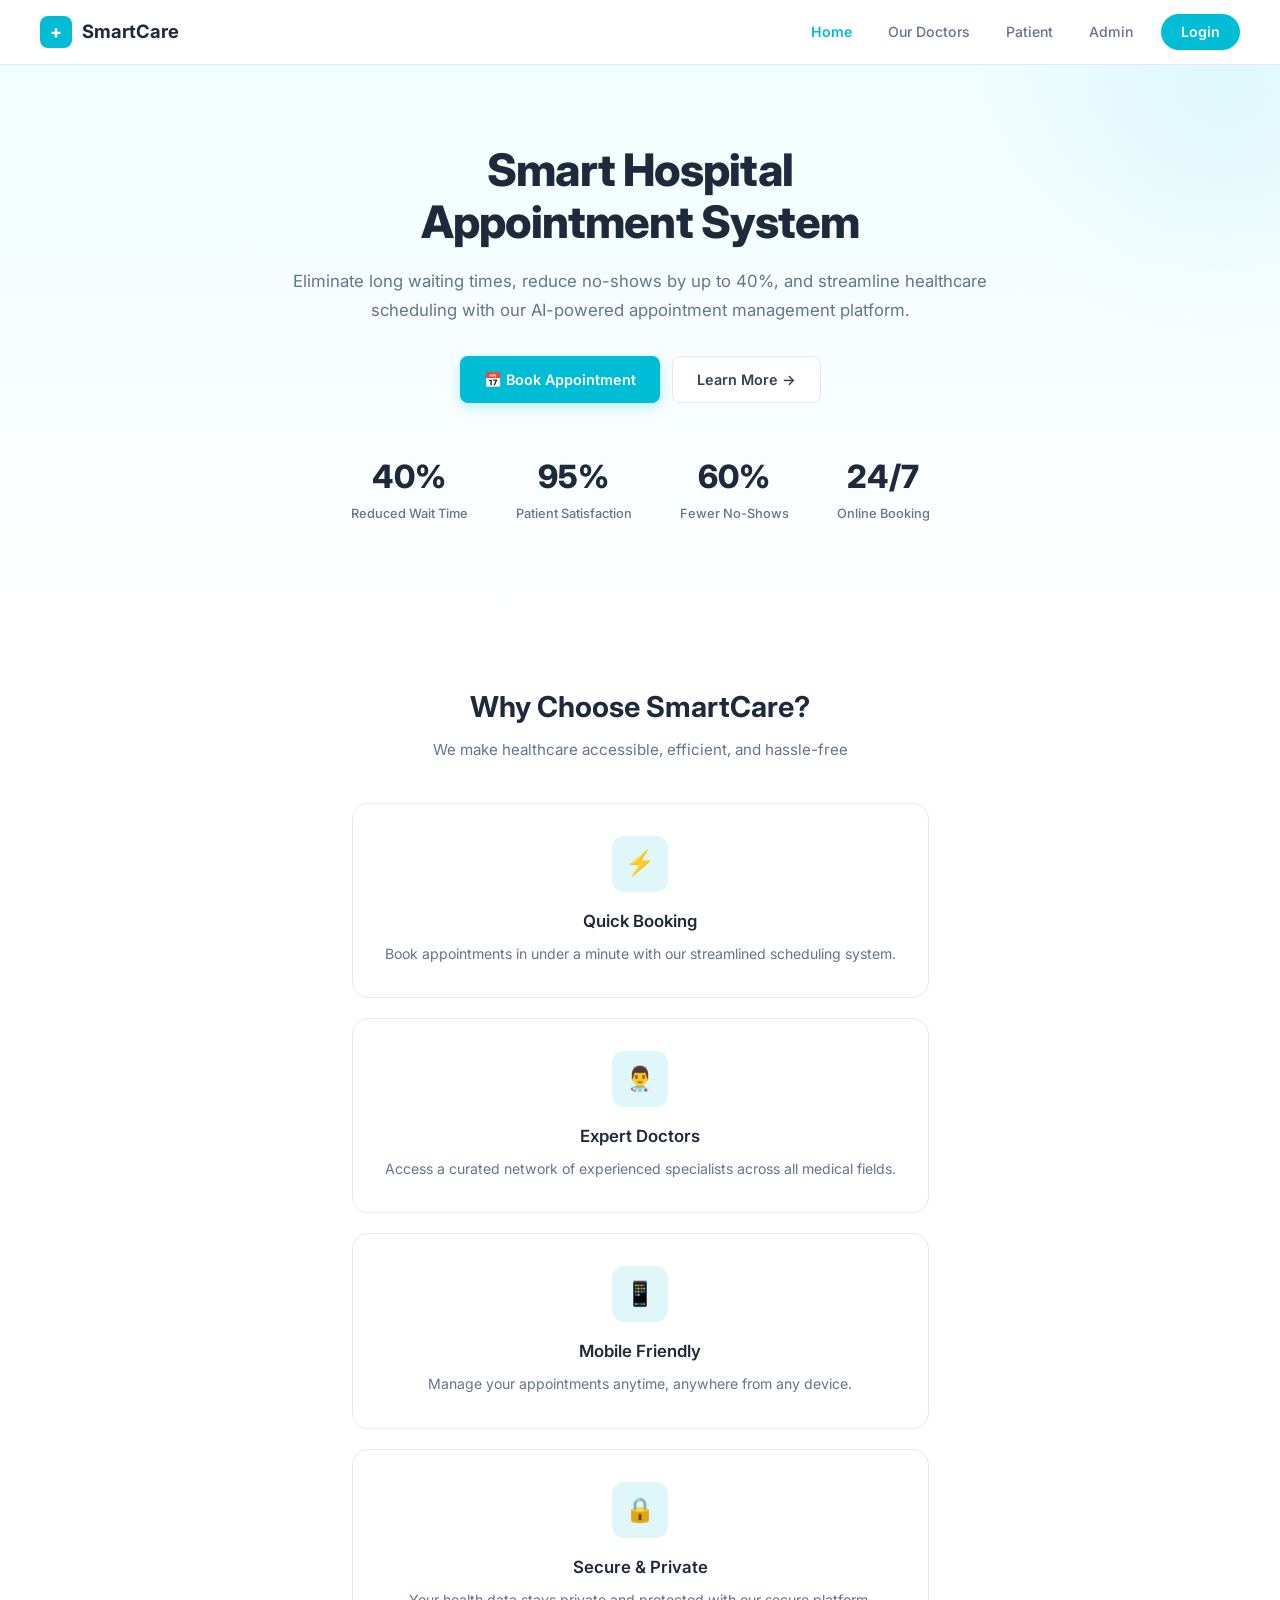
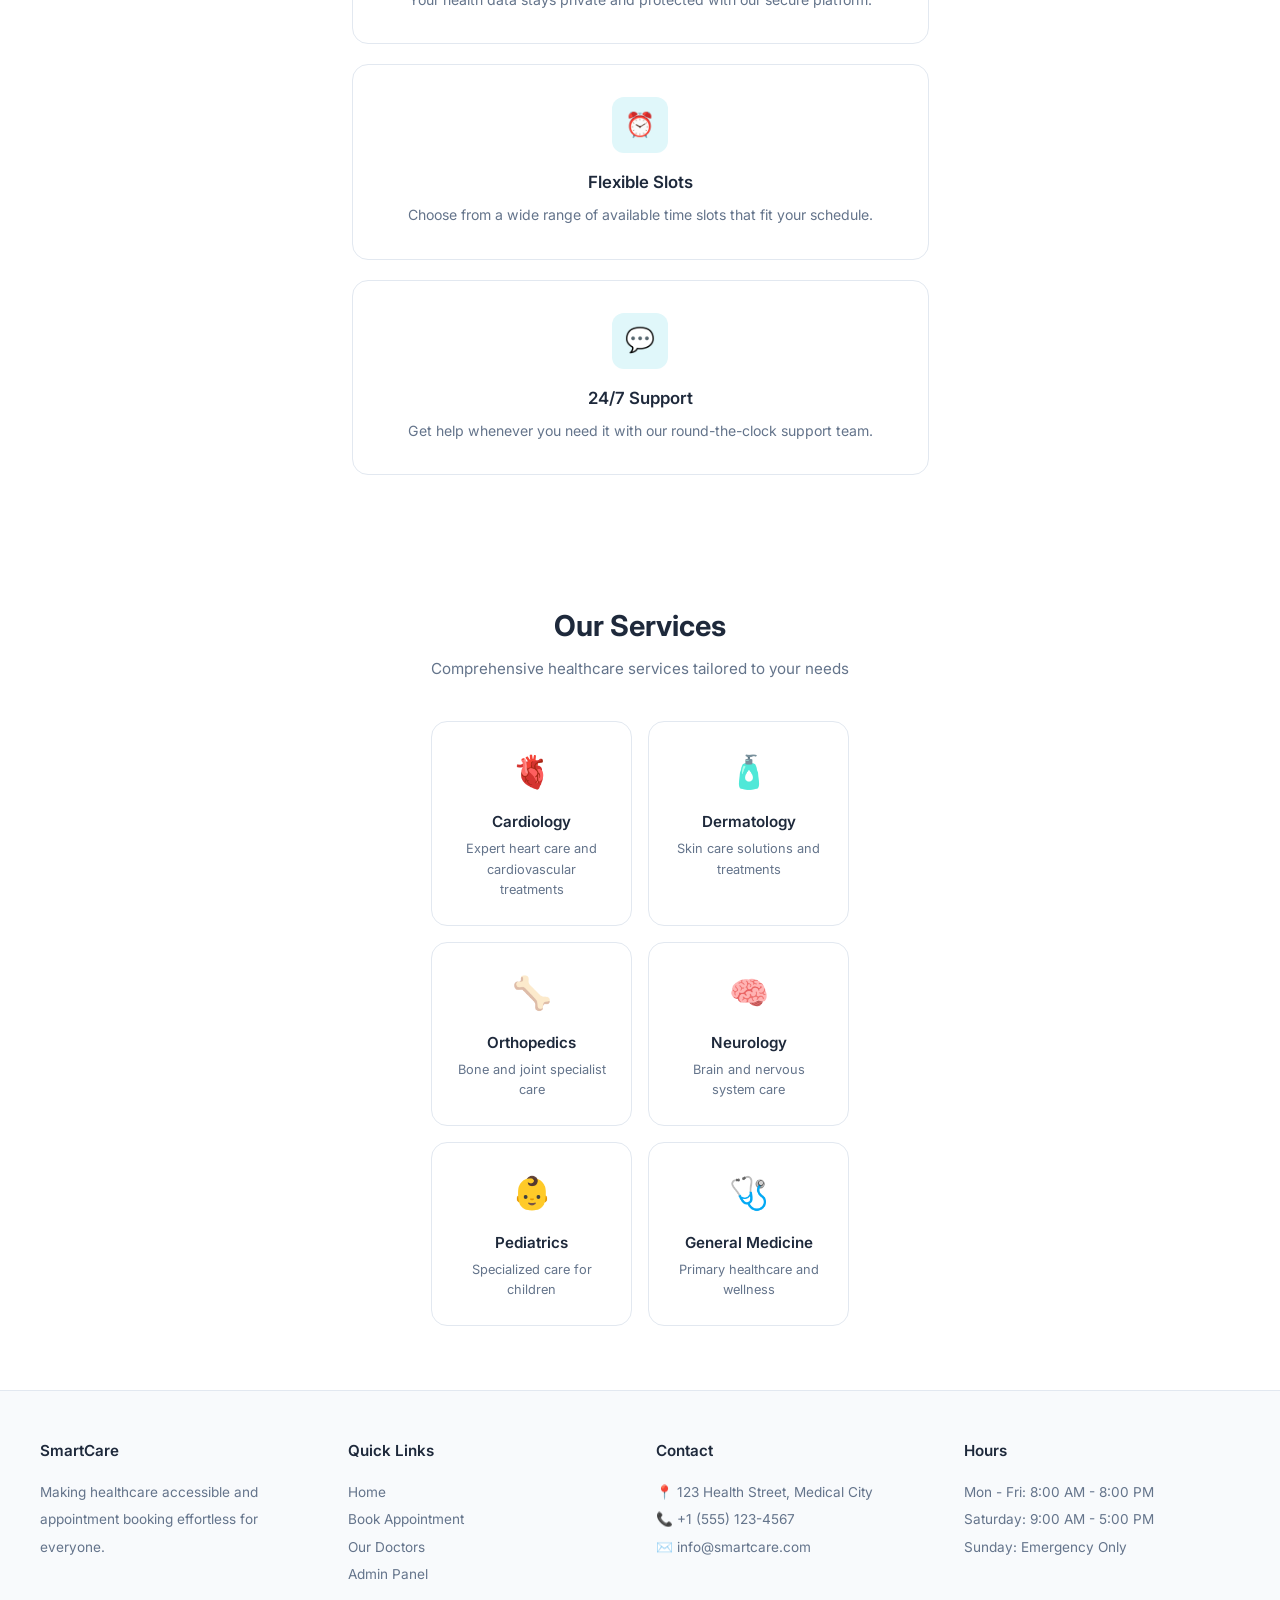
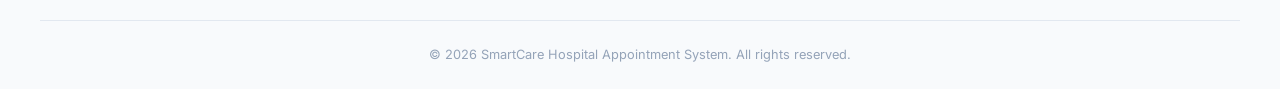
<file: index.html>
<!DOCTYPE html>
<html lang="en">
<head>
  <meta charset="UTF-8">
  <meta name="viewport" content="width=device-width, initial-scale=1.0">
  <meta name="description" content="SmartCare - Smart Hospital Appointment System. Book appointments with top doctors easily.">
  <title>SmartCare - Smart Hospital Appointment System</title>
  <link rel="stylesheet" href="styles.css">
</head>
<body>

  <!-- Navbar -->
  <nav class="navbar">
    <div class="nav-container">
      <a href="index.html" class="nav-logo">
        <div class="logo-icon">+</div>
        <span>SmartCare</span>
      </a>
      <div class="nav-links">
        <a href="index.html" class="active">Home</a>
        <a href="doctors.html">Our Doctors</a>
        <a href="patient.html">Patient</a>
        <a href="admin.html">Admin</a>
        <a href="login.html" class="nav-login-btn">Login</a>
      </div>
      <div class="hamburger" id="hamburger">
        <span></span><span></span><span></span>
      </div>
    </div>
  </nav>

  <!-- Hero Section -->
  <section class="hero">
    <div class="hero-content">
      <h1>Smart Hospital<br>Appointment System</h1>
      <p>Eliminate long waiting times, reduce no-shows by up to 40%, and streamline healthcare scheduling with our AI-powered appointment management platform.</p>
      <div class="hero-buttons">
        <a href="patient.html" class="btn btn-primary" id="heroBookBtn">📅 Book Appointment</a>
        <a href="#features" class="btn btn-outline" id="heroLearnMore">Learn More →</a>
      </div>
      <div class="hero-stats">
        <div class="hero-stat">
          <h3>40%</h3>
          <p>Reduced Wait Time</p>
        </div>
        <div class="hero-stat">
          <h3>95%</h3>
          <p>Patient Satisfaction</p>
        </div>
        <div class="hero-stat">
          <h3>60%</h3>
          <p>Fewer No-Shows</p>
        </div>
        <div class="hero-stat">
          <h3>24/7</h3>
          <p>Online Booking</p>
        </div>
      </div>
    </div>
  </section>

  <!-- Features Section -->
  <section class="features" id="features">
    <div class="section-title">
      <h2>Why Choose SmartCare?</h2>
      <p>We make healthcare accessible, efficient, and hassle-free</p>
    </div>
    <div class="features-grid">
      <div class="feature-card">
        <div class="feature-icon">⚡</div>
        <h3>Quick Booking</h3>
        <p>Book appointments in under a minute with our streamlined scheduling system.</p>
      </div>
      <div class="feature-card">
        <div class="feature-icon">👨‍⚕️</div>
        <h3>Expert Doctors</h3>
        <p>Access a curated network of experienced specialists across all medical fields.</p>
      </div>
      <div class="feature-card">
        <div class="feature-icon">📱</div>
        <h3>Mobile Friendly</h3>
        <p>Manage your appointments anytime, anywhere from any device.</p>
      </div>
      <div class="feature-card">
        <div class="feature-icon">🔒</div>
        <h3>Secure & Private</h3>
        <p>Your health data stays private and protected with our secure platform.</p>
      </div>
      <div class="feature-card">
        <div class="feature-icon">⏰</div>
        <h3>Flexible Slots</h3>
        <p>Choose from a wide range of available time slots that fit your schedule.</p>
      </div>
      <div class="feature-card">
        <div class="feature-icon">💬</div>
        <h3>24/7 Support</h3>
        <p>Get help whenever you need it with our round-the-clock support team.</p>
      </div>
    </div>
  </section>

  <!-- Services Section -->
  <section class="services-section">
    <div class="section-title">
      <h2>Our Services</h2>
      <p>Comprehensive healthcare services tailored to your needs</p>
    </div>
    <div class="services-grid">
      <div class="service-card">
        <div class="service-icon">🫀</div>
        <h3>Cardiology</h3>
        <p>Expert heart care and cardiovascular treatments</p>
      </div>
      <div class="service-card">
        <div class="service-icon">🧴</div>
        <h3>Dermatology</h3>
        <p>Skin care solutions and treatments</p>
      </div>
      <div class="service-card">
        <div class="service-icon">🦴</div>
        <h3>Orthopedics</h3>
        <p>Bone and joint specialist care</p>
      </div>
      <div class="service-card">
        <div class="service-icon">🧠</div>
        <h3>Neurology</h3>
        <p>Brain and nervous system care</p>
      </div>
      <div class="service-card">
        <div class="service-icon">👶</div>
        <h3>Pediatrics</h3>
        <p>Specialized care for children</p>
      </div>
      <div class="service-card">
        <div class="service-icon">🩺</div>
        <h3>General Medicine</h3>
        <p>Primary healthcare and wellness</p>
      </div>
    </div>
  </section>

  <!-- Footer -->
  <footer class="footer">
    <div class="footer-container">
      <div class="footer-section">
        <h4>SmartCare</h4>
        <p>Making healthcare accessible and appointment booking effortless for everyone.</p>
      </div>
      <div class="footer-section">
        <h4>Quick Links</h4>
        <a href="index.html">Home</a><br>
        <a href="patient.html">Book Appointment</a><br>
        <a href="doctors.html">Our Doctors</a><br>
        <a href="admin.html">Admin Panel</a>
      </div>
      <div class="footer-section">
        <h4>Contact</h4>
        <p>📍 123 Health Street, Medical City</p>
        <p>📞 +1 (555) 123-4567</p>
        <p>✉️ info@smartcare.com</p>
      </div>
      <div class="footer-section">
        <h4>Hours</h4>
        <p>Mon - Fri: 8:00 AM - 8:00 PM</p>
        <p>Saturday: 9:00 AM - 5:00 PM</p>
        <p>Sunday: Emergency Only</p>
      </div>
    </div>
    <div class="footer-bottom">
      <p>&copy; 2026 SmartCare Hospital Appointment System. All rights reserved.</p>
    </div>
  </footer>

  <script src="script.js"></script>
</body>
</html>
</file>
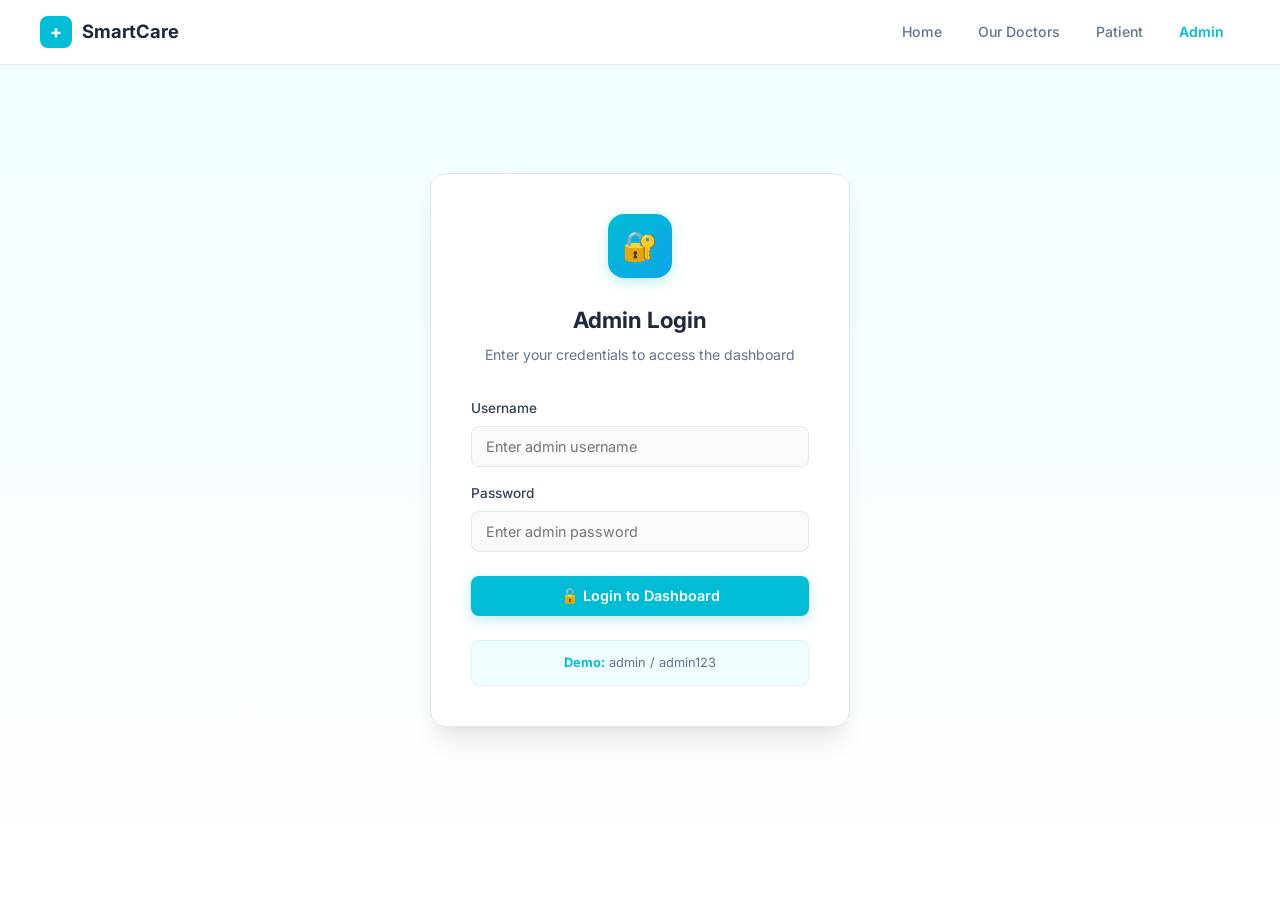
<file: admin.html>
<!DOCTYPE html>
<html lang="en">
<head>
  <meta charset="UTF-8">
  <meta name="viewport" content="width=device-width, initial-scale=1.0">
  <meta name="description" content="Admin Dashboard - Analytics, user management, and appointment oversight.">
  <title>Admin Dashboard - SmartCare</title>
  <link rel="stylesheet" href="styles.css">
</head>
<body>

  <!-- Navbar -->
  <nav class="navbar">
    <div class="nav-container">
      <a href="index.html" class="nav-logo">
        <div class="logo-icon">+</div>
        <span>SmartCare</span>
      </a>
      <div class="nav-links">
        <a href="index.html">Home</a>
        <a href="doctors.html">Our Doctors</a>
        <a href="patient.html">Patient</a>
        <a href="admin.html" class="active">Admin</a>
        <a href="#" class="nav-login-btn" id="adminLogoutNav" onclick="adminLogout()" style="display:none;">Logout</a>
      </div>
      <div class="hamburger" id="hamburger">
        <span></span><span></span><span></span>
      </div>
    </div>
  </nav>

  <!-- Admin Login Overlay -->
  <div class="admin-login-overlay" id="adminLoginOverlay">
    <div class="admin-login-card">
      <div class="login-icon">🔐</div>
      <h2>Admin Login</h2>
      <p class="subtitle">Enter your credentials to access the dashboard</p>
      <form id="adminLoginForm">
        <div class="form-group">
          <label for="adminUsername">Username</label>
          <input type="text" id="adminUsername" placeholder="Enter admin username" required>
        </div>
        <div class="form-group">
          <label for="adminPassword">Password</label>
          <input type="password" id="adminPassword" placeholder="Enter admin password" required>
        </div>
        <button type="submit" class="btn btn-primary" id="adminLoginBtn" style="width:100%;justify-content:center;margin-top:0.5rem;">🔓 Login to Dashboard</button>
        <p class="error-msg" id="adminError">Invalid username or password.</p>
      </form>
      <div class="credentials-hint">
        <strong>Demo:</strong> admin / admin123
      </div>
    </div>
  </div>

  <!-- Dashboard -->
  <div class="dashboard-layout hidden" id="dashboardContent">
    <aside class="sidebar">
      <div class="sidebar-header">
        <div class="sidebar-user-icon">👨‍💼</div>
        <h3>Admin Panel</h3>
        <p>System Administrator</p>
      </div>
      <nav class="sidebar-nav">
        <a href="#" class="sidebar-link active" data-section="analyticsSection" id="sideAnalytics">📊 Analytics</a>
        <a href="#" class="sidebar-link" data-section="usersSection" id="sideUsers">👥 Manage Users</a>
        <a href="#" class="sidebar-link" data-section="adminApptSection" id="sideAppt">📅 Appointments</a>
        <a href="#" class="sidebar-link" data-section="adminSettingsSection" id="sideAdminSettings">⚙️ Settings</a>
      </nav>
    </aside>

    <main class="dashboard-main">
      <!-- Analytics Section -->
      <div class="dashboard-section active" id="analyticsSection">
        <h1>Analytics Dashboard</h1>
        <div class="stats-grid" style="margin-top:1.5rem;">
          <div class="stat-card">
            <div class="stat-icon blue">👥</div>
            <div class="stat-info">
              <h3 id="totalPatients">0</h3>
              <p>Total Patients</p>
              <span class="stat-trend up">+12% this month</span>
            </div>
          </div>
          <div class="stat-card">
            <div class="stat-icon green">👨‍⚕️</div>
            <div class="stat-info">
              <h3 id="totalDoctors">0</h3>
              <p>Active Doctors</p>
              <span class="stat-trend up">+2 new</span>
            </div>
          </div>
          <div class="stat-card">
            <div class="stat-icon orange">📅</div>
            <div class="stat-info">
              <h3 id="totalAppointments">0</h3>
              <p>Monthly Appointments</p>
              <span class="stat-trend up">+10.5%</span>
            </div>
          </div>
          <div class="stat-card">
            <div class="stat-icon red">❌</div>
            <div class="stat-info">
              <h3 id="noShowRate">7.1%</h3>
              <p>No-Show Rate</p>
              <span class="stat-trend down">-3.2% vs last month</span>
            </div>
          </div>
        </div>

        <div class="charts-row">
          <div class="chart-section">
            <h2>📈 Monthly Trends</h2>
            <div class="chart-bars" id="chartBars"></div>
          </div>
          <div class="chart-section">
            <h2>🏥 Department Distribution</h2>
            <div class="dept-chart" id="deptChart"></div>
          </div>
        </div>
      </div>

      <!-- Manage Users Section -->
      <div class="dashboard-section" id="usersSection">
        <h1>Manage Users</h1>
        <div class="form-section" style="margin-top:1.5rem;">
          <h2>👥 Registered Patients</h2>
          <div id="patientsList" class="appointments-list"></div>
        </div>
      </div>

      <!-- Appointments Section -->
      <div class="dashboard-section" id="adminApptSection">
        <h1>All Appointments</h1>
        <div class="form-section" style="margin-top:1.5rem;">
          <h2>📋 Appointment Records</h2>
          <div id="adminAppointments" class="appointments-list"></div>
        </div>
      </div>

      <!-- Settings Section -->
      <div class="dashboard-section" id="adminSettingsSection">
        <h1>Settings</h1>
        <div class="form-section" style="margin-top:1.5rem;">
          <h2>⚙️ System Settings</h2>
          <p style="color:var(--text-muted);padding:2rem;text-align:center;">System configuration options will appear here.</p>
        </div>
      </div>
    </main>
  </div>

  <script src="script.js"></script>
</body>
</html>
</file>
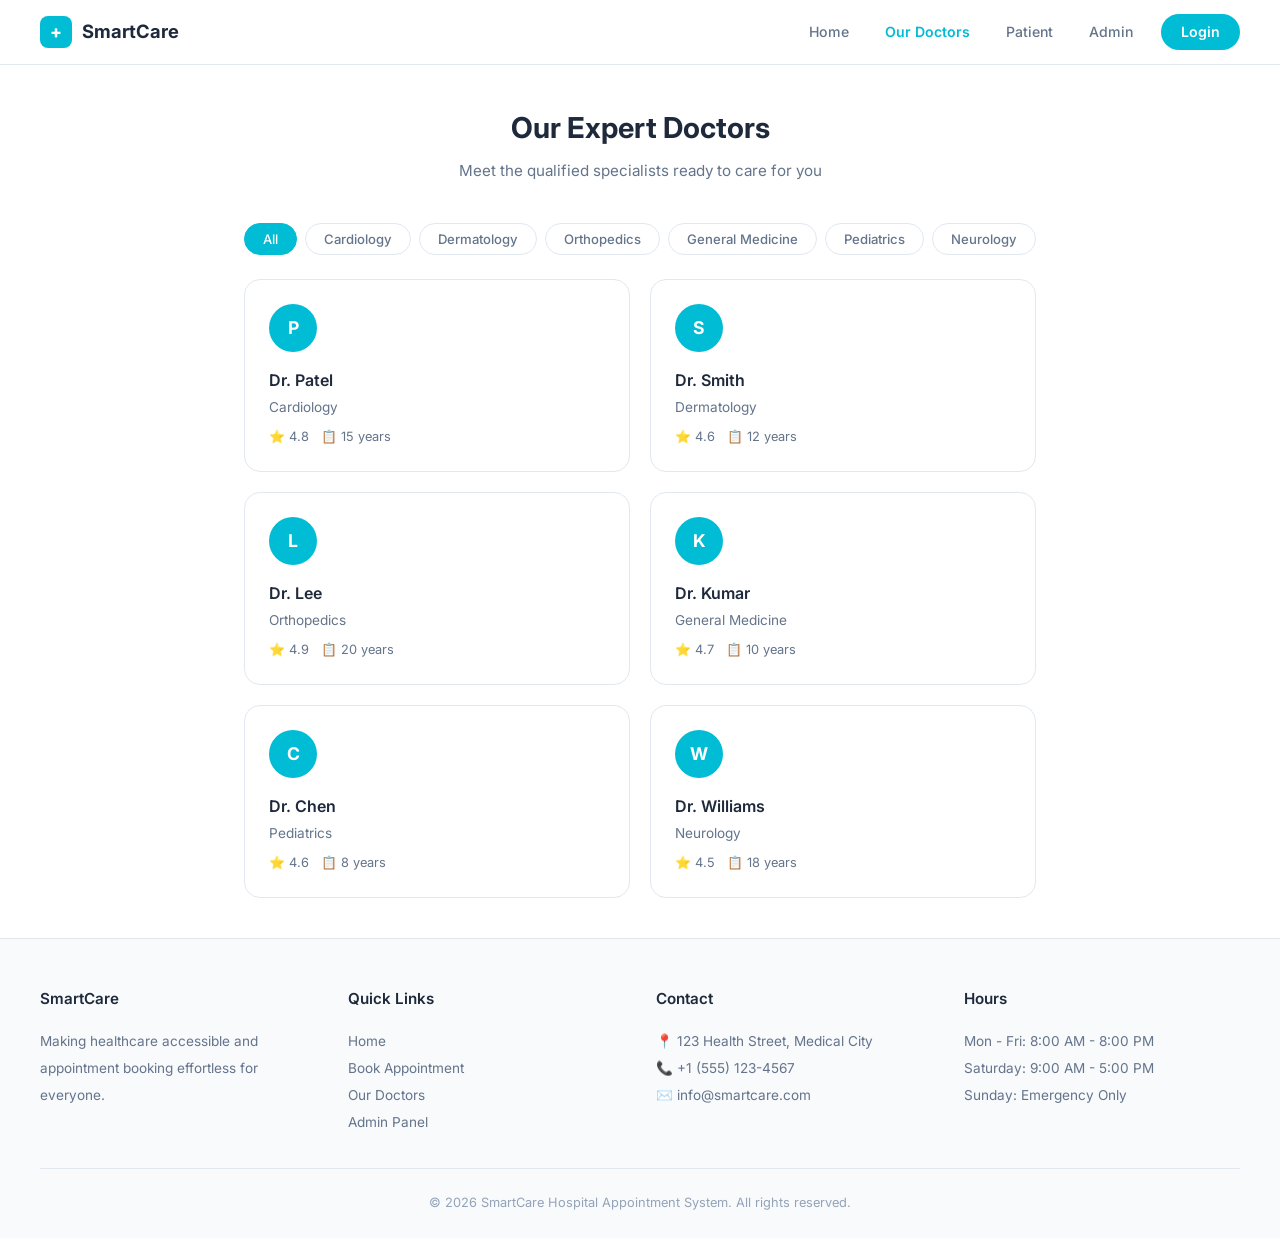
<file: doctors.html>
<!DOCTYPE html>
<html lang="en">
<head>
  <meta charset="UTF-8">
  <meta name="viewport" content="width=device-width, initial-scale=1.0">
  <meta name="description" content="Meet our expert doctors across all specialties at SmartCare.">
  <title>Our Doctors - SmartCare</title>
  <link rel="stylesheet" href="styles.css">
</head>
<body>

  <!-- Navbar -->
  <nav class="navbar">
    <div class="nav-container">
      <a href="index.html" class="nav-logo">
        <div class="logo-icon">+</div>
        <span>SmartCare</span>
      </a>
      <div class="nav-links">
        <a href="index.html">Home</a>
        <a href="doctors.html" class="active">Our Doctors</a>
        <a href="patient.html">Patient</a>
        <a href="admin.html">Admin</a>
        <a href="login.html" class="nav-login-btn">Login</a>
      </div>
      <div class="hamburger" id="hamburger">
        <span></span><span></span><span></span>
      </div>
    </div>
  </nav>

  <!-- Main Content -->
  <div class="page-container">
    <div class="section-title">
      <h2>Our Expert Doctors</h2>
      <p>Meet the qualified specialists ready to care for you</p>
    </div>

    <div class="filter-buttons" id="doctorFilters"></div>
    <div class="doctors-grid" id="doctorsGrid"></div>
  </div>

  <!-- Footer -->
  <footer class="footer">
    <div class="footer-container">
      <div class="footer-section">
        <h4>SmartCare</h4>
        <p>Making healthcare accessible and appointment booking effortless for everyone.</p>
      </div>
      <div class="footer-section">
        <h4>Quick Links</h4>
        <a href="index.html">Home</a><br>
        <a href="patient.html">Book Appointment</a><br>
        <a href="doctors.html">Our Doctors</a><br>
        <a href="admin.html">Admin Panel</a>
      </div>
      <div class="footer-section">
        <h4>Contact</h4>
        <p>📍 123 Health Street, Medical City</p>
        <p>📞 +1 (555) 123-4567</p>
        <p>✉️ info@smartcare.com</p>
      </div>
      <div class="footer-section">
        <h4>Hours</h4>
        <p>Mon - Fri: 8:00 AM - 8:00 PM</p>
        <p>Saturday: 9:00 AM - 5:00 PM</p>
        <p>Sunday: Emergency Only</p>
      </div>
    </div>
    <div class="footer-bottom">
      <p>&copy; 2026 SmartCare Hospital Appointment System. All rights reserved.</p>
    </div>
  </footer>

  <script src="script.js"></script>
</body>
</html>
</file>
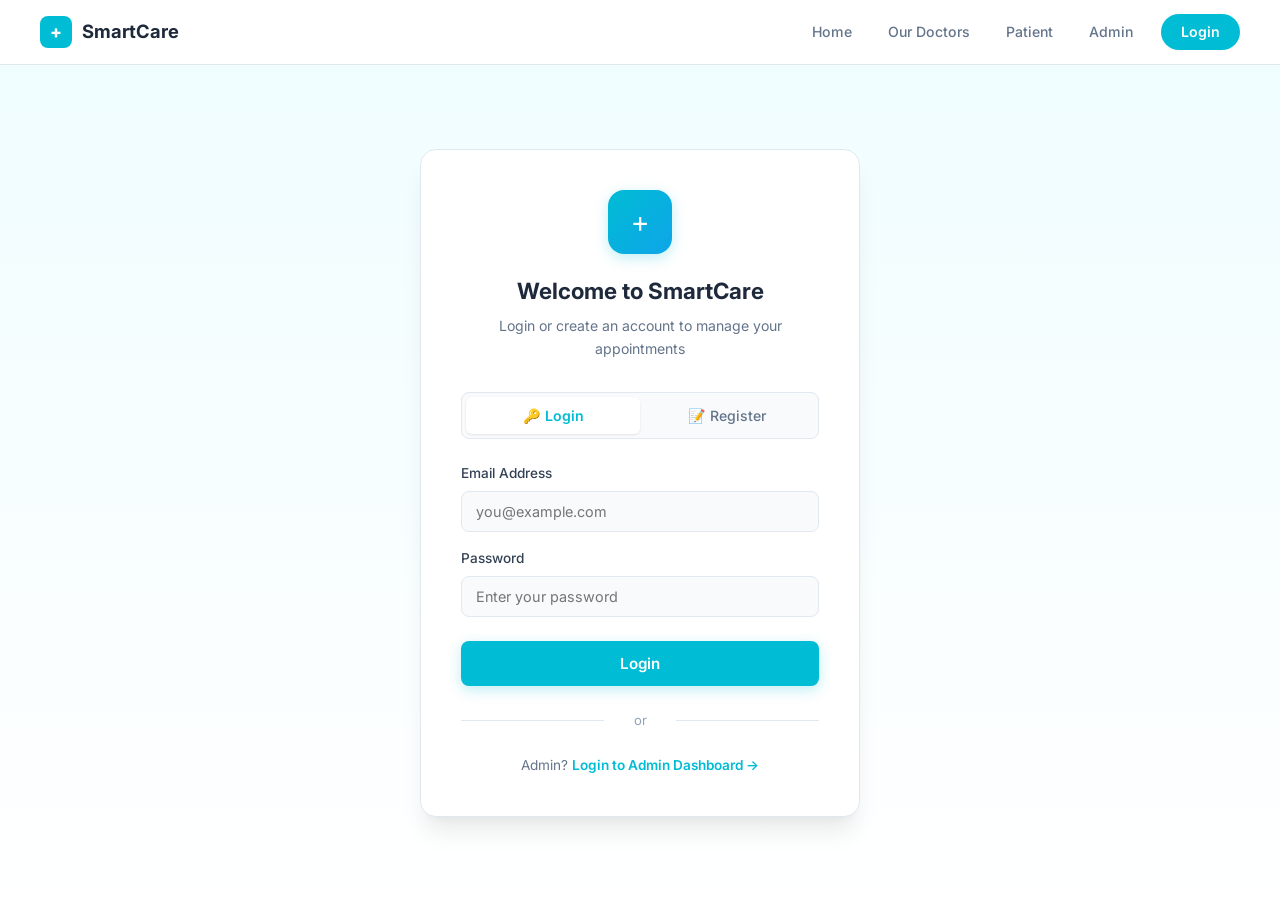
<file: login.html>
<!DOCTYPE html>
<html lang="en">
<head>
  <meta charset="UTF-8">
  <meta name="viewport" content="width=device-width, initial-scale=1.0">
  <meta name="description" content="Login or Register to SmartCare Hospital Appointment System">
  <title>Login - SmartCare</title>
  <link rel="stylesheet" href="styles.css">
  <style>
    .login-page {
      min-height: calc(100vh - 64px);
      display: flex;
      align-items: center;
      justify-content: center;
      background: linear-gradient(180deg, var(--primary-lighter) 0%, #fff 100%);
      padding: 2rem;
    }
    .login-card {
      background: #fff;
      border: 1px solid var(--border);
      border-radius: var(--radius);
      padding: 2.5rem;
      width: 100%;
      max-width: 440px;
      box-shadow: var(--shadow-xl);
      animation: fadeInUp 0.6s ease-out;
    }
    .login-card-header {
      text-align: center;
      margin-bottom: 2rem;
    }
    .login-card-header .login-logo {
      width: 64px;
      height: 64px;
      border-radius: 16px;
      background: linear-gradient(135deg, var(--primary), var(--accent));
      display: flex;
      align-items: center;
      justify-content: center;
      margin: 0 auto 1.2rem;
      font-size: 1.8rem;
      color: #fff;
      box-shadow: var(--shadow-primary);
    }
    .login-card-header h2 {
      font-size: 1.4rem;
      font-weight: 700;
      margin-bottom: 0.4rem;
    }
    .login-card-header p {
      font-size: 0.88rem;
      color: var(--text-muted);
    }
    .login-tabs {
      display: flex;
      background: var(--bg-secondary);
      border: 1px solid var(--border);
      border-radius: var(--radius-sm);
      padding: 4px;
      margin-bottom: 1.5rem;
    }
    .login-tab-btn {
      flex: 1;
      padding: 10px;
      border: none;
      background: transparent;
      border-radius: 6px;
      font-weight: 500;
      font-size: 0.88rem;
      cursor: pointer;
      font-family: inherit;
      color: var(--text-muted);
      transition: var(--transition);
    }
    .login-tab-btn.active {
      background: #fff;
      color: var(--primary);
      font-weight: 600;
      box-shadow: var(--shadow);
    }
    .login-form { display: none; }
    .login-form.active { display: block; animation: fadeIn 0.3s ease; }
    .login-form .form-group { margin-bottom: 1rem; text-align: left; }
    .login-form .form-group input { width: 100%; }
    .login-form .btn { width: 100%; justify-content: center; padding: 13px; font-size: 0.95rem; margin-top: 0.5rem; }
    .login-error { color: var(--danger); font-size: 0.82rem; font-weight: 500; margin-top: 0.8rem; display: none; text-align: center; }
    .login-divider {
      text-align: center;
      margin: 1.5rem 0;
      color: var(--text-light);
      font-size: 0.82rem;
      position: relative;
    }
    .login-divider::before, .login-divider::after {
      content: '';
      position: absolute;
      top: 50%;
      width: 40%;
      height: 1px;
      background: var(--border);
    }
    .login-divider::before { left: 0; }
    .login-divider::after { right: 0; }
    .admin-link {
      display: block;
      text-align: center;
      margin-top: 1rem;
      font-size: 0.85rem;
      color: var(--text-muted);
    }
    .admin-link a {
      color: var(--primary);
      font-weight: 600;
    }
    .admin-link a:hover { text-decoration: underline; }
  </style>
</head>
<body>

  <!-- Navbar -->
  <nav class="navbar">
    <div class="nav-container">
      <a href="index.html" class="nav-logo">
        <div class="logo-icon">+</div>
        <span>SmartCare</span>
      </a>
      <div class="nav-links">
        <a href="index.html">Home</a>
        <a href="doctors.html">Our Doctors</a>
        <a href="patient.html">Patient</a>
        <a href="admin.html">Admin</a>
        <a href="login.html" class="nav-login-btn active">Login</a>
      </div>
      <div class="hamburger" id="hamburger">
        <span></span><span></span><span></span>
      </div>
    </div>
  </nav>

  <!-- Login Page -->
  <div class="login-page">
    <div class="login-card">
      <div class="login-card-header">
        <div class="login-logo">+</div>
        <h2>Welcome to SmartCare</h2>
        <p>Login or create an account to manage your appointments</p>
      </div>

      <!-- Tabs -->
      <div class="login-tabs">
        <button class="login-tab-btn active" onclick="switchLoginTab('login')" id="loginTabBtn">🔑 Login</button>
        <button class="login-tab-btn" onclick="switchLoginTab('register')" id="registerTabBtn">📝 Register</button>
      </div>

      <!-- Login Form -->
      <form class="login-form active" id="loginForm">
        <div class="form-group">
          <label for="loginEmail">Email Address</label>
          <input type="email" id="loginEmail" placeholder="you@example.com" required>
        </div>
        <div class="form-group">
          <label for="loginPass">Password</label>
          <input type="password" id="loginPass" placeholder="Enter your password" required>
        </div>
        <button type="submit" class="btn btn-primary" id="loginSubmitBtn">Login</button>
        <p class="login-error" id="loginError">Invalid email or password. Please try again.</p>
      </form>

      <!-- Register Form -->
      <form class="login-form" id="registerForm">
        <div class="form-group">
          <label for="regName">Full Name</label>
          <input type="text" id="regName" placeholder="Enter your full name" required>
        </div>
        <div class="form-group">
          <label for="regEmail">Email Address</label>
          <input type="email" id="regEmail" placeholder="you@example.com" required>
        </div>
        <div class="form-group">
          <label for="regPhone">Phone Number</label>
          <input type="tel" id="regPhone" placeholder="+1 (555) 000-0000" required>
        </div>
        <div class="form-group">
          <label for="regPass">Password</label>
          <input type="password" id="regPass" placeholder="Create a password" required>
        </div>
        <button type="submit" class="btn btn-primary" id="registerSubmitBtn">Create Account</button>
      </form>

      <div class="login-divider">or</div>
      <p class="admin-link">Admin? <a href="admin.html">Login to Admin Dashboard →</a></p>
    </div>
  </div>

  <script src="script.js"></script>
  <script>
    function switchLoginTab(tab) {
      document.querySelectorAll('.login-tab-btn').forEach(b => b.classList.remove('active'));
      document.querySelectorAll('.login-form').forEach(f => f.classList.remove('active'));
      if (tab === 'login') {
        document.getElementById('loginTabBtn').classList.add('active');
        document.getElementById('loginForm').classList.add('active');
      } else {
        document.getElementById('registerTabBtn').classList.add('active');
        document.getElementById('registerForm').classList.add('active');
      }
    }

    document.getElementById('loginForm').addEventListener('submit', function(e) {
      e.preventDefault();
      const email = document.getElementById('loginEmail').value.trim();
      const pass = document.getElementById('loginPass').value.trim();
      if (!email || !pass) { showToast('Please fill in all fields', 'error'); return; }
      // Demo: accept any login
      sessionStorage.setItem('patientLoggedIn', 'true');
      sessionStorage.setItem('patientEmail', email);
      showToast('Login successful! Welcome back.', 'success');
      setTimeout(() => { window.location.href = 'patient.html'; }, 800);
    });

    document.getElementById('registerForm').addEventListener('submit', function(e) {
      e.preventDefault();
      const name = document.getElementById('regName').value.trim();
      const email = document.getElementById('regEmail').value.trim();
      const phone = document.getElementById('regPhone').value.trim();
      const pass = document.getElementById('regPass').value.trim();
      if (!name || !email || !phone || !pass) { showToast('Please fill in all fields', 'error'); return; }
      const patients = getPatients();
      if (!patients.includes(name)) { patients.push(name); savePatients(patients); }
      sessionStorage.setItem('patientLoggedIn', 'true');
      sessionStorage.setItem('patientEmail', email);
      sessionStorage.setItem('patientName', name);
      showToast('Account created successfully!', 'success');
      setTimeout(() => { window.location.href = 'patient.html'; }, 800);
    });
  </script>
</body>
</html>
</file>
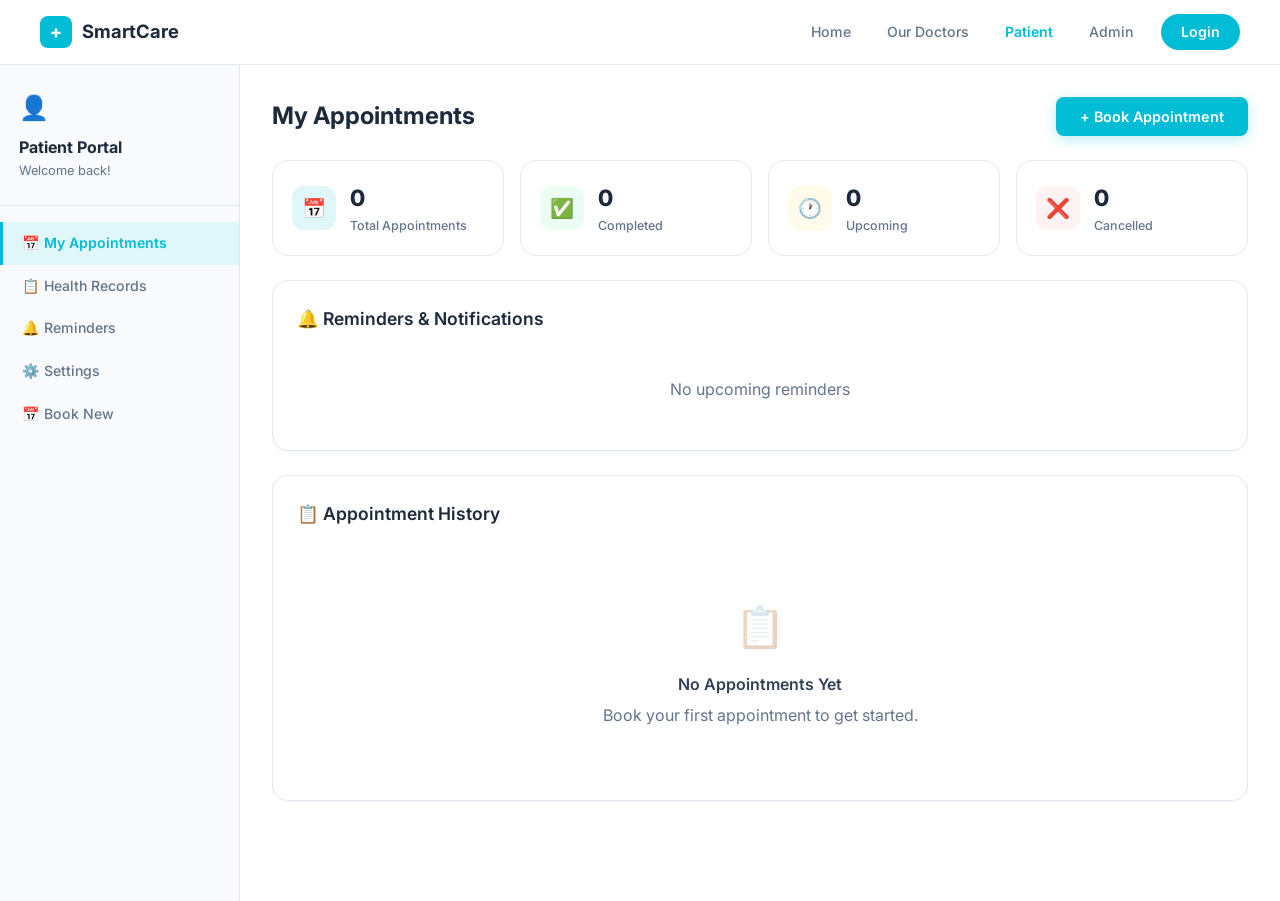
<file: patient.html>
<!DOCTYPE html>
<html lang="en">
<head>
  <meta charset="UTF-8">
  <meta name="viewport" content="width=device-width, initial-scale=1.0">
  <meta name="description" content="Patient Portal - Manage appointments, health records and more.">
  <title>Patient Portal - SmartCare</title>
  <link rel="stylesheet" href="styles.css">
</head>
<body>

  <!-- Navbar -->
  <nav class="navbar">
    <div class="nav-container">
      <a href="index.html" class="nav-logo">
        <div class="logo-icon">+</div>
        <span>SmartCare</span>
      </a>
      <div class="nav-links">
        <a href="index.html">Home</a>
        <a href="doctors.html">Our Doctors</a>
        <a href="patient.html" class="active">Patient</a>
        <a href="admin.html">Admin</a>
        <a href="login.html" class="nav-login-btn">Login</a>
      </div>
      <div class="hamburger" id="hamburger">
        <span></span><span></span><span></span>
      </div>
    </div>
  </nav>

  <div class="dashboard-layout">
    <!-- Sidebar -->
    <aside class="sidebar">
      <div class="sidebar-header">
        <div class="sidebar-user-icon">👤</div>
        <h3>Patient Portal</h3>
        <p>Welcome back!</p>
      </div>
      <nav class="sidebar-nav">
        <a href="#" class="sidebar-link active" data-section="appointmentsSection" id="sideMyAppt">📅 My Appointments</a>
        <a href="#" class="sidebar-link" data-section="healthSection" id="sideHealth">📋 Health Records</a>
        <a href="#" class="sidebar-link" data-section="remindersSection" id="sideReminders">🔔 Reminders</a>
        <a href="#" class="sidebar-link" data-section="settingsSection" id="sideSettings">⚙️ Settings</a>
        <a href="#" class="sidebar-link" data-section="bookingSection" id="sideBookNew">📅 Book New</a>
      </nav>
    </aside>

    <!-- Main Content -->
    <main class="dashboard-main">

      <!-- My Appointments Section -->
      <div class="dashboard-section active" id="appointmentsSection">
        <div class="dash-header">
          <h1>My Appointments</h1>
          <button class="btn btn-primary" onclick="showSection('bookingSection')" id="bookNewBtn">+ Book Appointment</button>
        </div>

        <!-- Stats -->
        <div class="stats-grid">
          <div class="stat-card">
            <div class="stat-icon blue">📅</div>
            <div class="stat-info">
              <h3 id="patTotalAppt">0</h3>
              <p>Total Appointments</p>
            </div>
          </div>
          <div class="stat-card">
            <div class="stat-icon green">✅</div>
            <div class="stat-info">
              <h3 id="patCompleted">0</h3>
              <p>Completed</p>
            </div>
          </div>
          <div class="stat-card">
            <div class="stat-icon orange">🕐</div>
            <div class="stat-info">
              <h3 id="patUpcoming">0</h3>
              <p>Upcoming</p>
            </div>
          </div>
          <div class="stat-card">
            <div class="stat-icon red">❌</div>
            <div class="stat-info">
              <h3 id="patCancelled">0</h3>
              <p>Cancelled</p>
            </div>
          </div>
        </div>

        <!-- Reminders -->
        <div class="form-section">
          <h2>🔔 Reminders & Notifications</h2>
          <div id="remindersList" class="reminders-list"></div>
        </div>

        <!-- Appointments List -->
        <div class="form-section">
          <h2>📋 Appointment History</h2>
          <div id="appointmentsList" class="appointments-list"></div>
        </div>
      </div>

      <!-- Health Records Section -->
      <div class="dashboard-section" id="healthSection">
        <h1>Health Records</h1>
        <div class="form-section" style="margin-top:1.5rem;">
          <h2>📋 Your Records</h2>
          <p style="color:var(--text-muted);padding:2rem;text-align:center;">No health records available yet. Records will appear after your first appointment.</p>
        </div>
      </div>

      <!-- Reminders Section -->
      <div class="dashboard-section" id="remindersSection">
        <h1>Reminders</h1>
        <div class="form-section" style="margin-top:1.5rem;">
          <h2>🔔 All Reminders</h2>
          <div id="allRemindersList"></div>
        </div>
      </div>

      <!-- Settings Section -->
      <div class="dashboard-section" id="settingsSection">
        <h1>Settings</h1>
        <div class="form-section" style="margin-top:1.5rem;">
          <h2>⚙️ Account Settings</h2>
          <div class="form-grid">
            <div class="form-group">
              <label>Full Name</label>
              <input type="text" placeholder="Enter your name" id="settingsName">
            </div>
            <div class="form-group">
              <label>Email</label>
              <input type="email" placeholder="you@example.com" id="settingsEmail">
            </div>
            <div class="form-group">
              <label>Phone</label>
              <input type="tel" placeholder="+1 (555) 000-0000" id="settingsPhone">
            </div>
          </div>
          <br>
          <button class="btn btn-primary" onclick="showToast('Settings saved!','success')">Save Changes</button>
        </div>
      </div>

      <!-- Booking Section (Step Wizard) -->
      <div class="dashboard-section" id="bookingSection">
        <!-- Step Progress -->
        <div class="step-wizard">
          <div class="step active" id="step1Indicator"><span class="step-num">✓</span> Select Doctor</div>
          <div class="step-line"></div>
          <div class="step" id="step2Indicator"><span class="step-num">2</span> Choose Time</div>
          <div class="step-line"></div>
          <div class="step" id="step3Indicator"><span class="step-num">3</span> Confirm</div>
        </div>

        <!-- Step 1: Select Doctor -->
        <div class="booking-step active" id="bookingStep1">
          <div class="filter-buttons" id="specialtyFilters"></div>
          <div class="doctors-grid" id="bookingDoctorsGrid"></div>
          <div style="text-align:center;margin-top:1.5rem;">
            <button class="btn btn-primary" id="step1Next" onclick="goToStep(2)" disabled>Continue →</button>
          </div>
        </div>

        <!-- Step 2: Choose Time -->
        <div class="booking-step" id="bookingStep2">
          <div class="form-section">
            <h2 id="step2Title">Select Date & Time</h2>
            <div class="form-group" style="margin-bottom:1.2rem;">
              <label>Date</label>
              <input type="date" id="apptDate" required>
            </div>
            <div class="form-group" style="margin-bottom:1.2rem;">
              <label>Available Time Slots</label>
              <div class="time-slots" id="timeSlots"></div>
            </div>
            <div class="form-group">
              <label>Reason for Visit</label>
              <textarea id="visitReason" placeholder="Describe your symptoms..." rows="3" class="form-textarea"></textarea>
            </div>
            <div class="step-buttons">
              <button class="btn btn-outline" onclick="goToStep(1)">← Back</button>
              <button class="btn btn-primary" id="step2Next" onclick="goToStep(3)" disabled>Continue →</button>
            </div>
          </div>
        </div>

        <!-- Step 3: Confirm -->
        <div class="booking-step" id="bookingStep3">
          <div class="form-section">
            <h2>Confirm Your Appointment</h2>
            <div class="confirm-details" id="confirmDetails"></div>
            <div class="form-group" style="margin-top:1rem;">
              <label>Patient Name</label>
              <input type="text" id="patientName" placeholder="Enter your full name" required>
            </div>
            <div class="step-buttons">
              <button class="btn btn-outline" onclick="goToStep(2)">← Back</button>
              <button class="btn btn-primary" id="confirmBooking" onclick="confirmBooking()">✅ Confirm Booking</button>
            </div>
          </div>
        </div>
      </div>

    </main>
  </div>

  <script src="script.js"></script>
</body>
</html>
</file>
<file: styles.css>
@import url('https://fonts.googleapis.com/css2?family=Inter:wght@300;400;500;600;700;800&display=swap');

:root {
  --primary: #00bcd4;
  --primary-dark: #0097a7;
  --primary-light: #e0f7fa;
  --primary-lighter: #f0fdff;
  --accent: #0ea5e9;
  --bg: #ffffff;
  --bg-secondary: #f8fafc;
  --bg-card: #ffffff;
  --text: #1e293b;
  --text-secondary: #334155;
  --text-muted: #64748b;
  --text-light: #94a3b8;
  --border: #e2e8f0;
  --border-light: #f1f5f9;
  --success: #10b981;
  --success-bg: #ecfdf5;
  --danger: #ef4444;
  --danger-bg: #fef2f2;
  --warning: #f59e0b;
  --warning-bg: #fffbeb;
  --shadow-xs: 0 1px 2px rgba(0,0,0,0.04);
  --shadow: 0 1px 3px rgba(0,0,0,0.06),0 1px 2px rgba(0,0,0,0.04);
  --shadow-md: 0 4px 6px -1px rgba(0,0,0,0.07),0 2px 4px -2px rgba(0,0,0,0.05);
  --shadow-lg: 0 10px 15px -3px rgba(0,0,0,0.08),0 4px 6px -4px rgba(0,0,0,0.04);
  --shadow-xl: 0 20px 25px -5px rgba(0,0,0,0.08),0 8px 10px -6px rgba(0,0,0,0.04);
  --shadow-primary: 0 4px 14px rgba(0,188,212,0.25);
  --radius: 16px;
  --radius-md: 12px;
  --radius-sm: 8px;
  --transition: 0.25s cubic-bezier(0.4,0,0.2,1);
}

*,*::before,*::after{box-sizing:border-box;margin:0;padding:0}
html{scroll-behavior:smooth}
body{font-family:'Inter',-apple-system,BlinkMacSystemFont,sans-serif;background:var(--bg);color:var(--text);line-height:1.6;min-height:100vh;display:flex;flex-direction:column;-webkit-font-smoothing:antialiased}
a{text-decoration:none;color:inherit}
ul{list-style:none}
img{max-width:100%;display:block}

/* === Navbar === */
.navbar{background:rgba(255,255,255,0.95);backdrop-filter:blur(20px);border-bottom:1px solid var(--border);position:sticky;top:0;z-index:1000;padding:0 2rem}
.nav-container{max-width:1200px;margin:0 auto;display:flex;align-items:center;justify-content:space-between;height:64px}
.nav-logo{display:flex;align-items:center;gap:10px;font-weight:700;font-size:1.15rem;color:var(--text)}
.nav-logo .logo-icon{width:32px;height:32px;background:var(--primary);border-radius:8px;display:flex;align-items:center;justify-content:center;color:#fff;font-size:1.1rem;font-weight:800}
.nav-links{display:flex;align-items:center;gap:4px}
.nav-links a{padding:8px 16px;border-radius:var(--radius-sm);font-weight:500;font-size:0.88rem;color:var(--text-muted);transition:var(--transition)}
.nav-links a:hover{color:var(--primary)}
.nav-links a.active{color:var(--primary);font-weight:600}
.nav-login-btn{background:var(--primary)!important;color:#fff!important;border-radius:20px!important;padding:7px 20px!important;font-weight:600!important;margin-left:8px}
.nav-login-btn:hover{background:var(--primary-dark)!important}
.hamburger{display:none;flex-direction:column;gap:5px;cursor:pointer;padding:5px}
.hamburger span{width:22px;height:2px;background:var(--text);border-radius:2px;transition:var(--transition)}

/* === Hero === */
.hero{padding:5rem 2rem 4rem;text-align:center;background:linear-gradient(180deg,var(--primary-lighter) 0%,#fff 100%);position:relative;overflow:hidden}
.hero::before{content:'';position:absolute;top:-40%;right:-15%;width:500px;height:500px;background:radial-gradient(circle,rgba(0,188,212,0.08) 0%,transparent 70%);border-radius:50%;animation:float 10s ease-in-out infinite}
@keyframes float{0%,100%{transform:translateY(0) scale(1)}50%{transform:translateY(-25px) scale(1.03)}}
.hero-content{position:relative;z-index:1;max-width:700px;margin:0 auto}
.hero h1{font-size:2.8rem;font-weight:800;line-height:1.15;margin-bottom:1.2rem;color:var(--text);letter-spacing:-0.02em}
.hero p{font-size:1.05rem;color:var(--text-muted);margin-bottom:2rem;line-height:1.7}
.hero-buttons{display:flex;gap:12px;justify-content:center;flex-wrap:wrap;margin-bottom:3rem}
.hero-stats{display:flex;justify-content:center;gap:3rem;flex-wrap:wrap}
.hero-stat h3{font-size:2rem;font-weight:800;color:var(--text)}
.hero-stat p{font-size:0.8rem;color:var(--text-muted);font-weight:500}

/* === Buttons === */
.btn{display:inline-flex;align-items:center;gap:8px;padding:11px 24px;border-radius:var(--radius-sm);font-weight:600;font-size:0.9rem;border:none;cursor:pointer;transition:var(--transition);font-family:inherit}
.btn-primary{background:var(--primary);color:#fff;box-shadow:var(--shadow-primary)}
.btn-primary:hover{background:var(--primary-dark);transform:translateY(-2px);box-shadow:0 6px 20px rgba(0,188,212,0.35)}
.btn-outline{background:#fff;color:var(--text-secondary);border:1.5px solid var(--border)}
.btn-outline:hover{background:var(--primary-lighter);color:var(--primary);border-color:var(--primary)}
.btn-danger{background:var(--danger);color:#fff;font-size:0.82rem;padding:8px 16px;border-radius:var(--radius-sm)}
.btn-danger:hover{background:#dc2626}
.btn-sm{padding:8px 16px;font-size:0.82rem;border-radius:var(--radius-sm)}

/* === Features === */
.features{padding:4rem 2rem;max-width:1200px;margin:0 auto}
.section-title{text-align:center;margin-bottom:2.5rem}
.section-title h2{font-size:1.8rem;font-weight:700;margin-bottom:0.5rem;color:var(--text)}
.section-title p{color:var(--text-muted);font-size:0.95rem}
.features-grid{display:grid;grid-template-columns:repeat(auto-fit,minmax(280px,1fr));gap:20px}
.feature-card{background:var(--bg-card);border:1px solid var(--border);border-radius:var(--radius);padding:2rem;text-align:center;transition:var(--transition)}
.feature-card:hover{transform:translateY(-4px);box-shadow:var(--shadow-lg);border-color:rgba(0,188,212,0.2)}
.feature-icon{width:56px;height:56px;border-radius:var(--radius-md);display:flex;align-items:center;justify-content:center;font-size:1.5rem;margin:0 auto 1rem;background:var(--primary-light)}
.feature-card h3{font-size:1.05rem;font-weight:600;margin-bottom:0.5rem}
.feature-card p{color:var(--text-muted);font-size:0.88rem;line-height:1.6}

/* === Services === */
.services-section{padding:4rem 2rem;max-width:1200px;margin:0 auto}
.services-grid{display:grid;grid-template-columns:repeat(auto-fit,minmax(180px,1fr));gap:16px}
.service-card{background:var(--bg-card);border:1px solid var(--border);border-radius:var(--radius);padding:1.5rem;text-align:center;transition:var(--transition)}
.service-card:hover{transform:translateY(-3px);box-shadow:var(--shadow-md);border-color:var(--primary)}
.service-icon{font-size:2rem;margin-bottom:0.8rem}
.service-card h3{font-size:0.95rem;font-weight:600;margin-bottom:0.3rem}
.service-card p{font-size:0.8rem;color:var(--text-muted)}

/* === Page Container === */
.page-container{max-width:1200px;margin:0 auto;padding:2.5rem 2rem;flex:1}

/* === Dashboard Layout === */
.dashboard-layout{display:flex;min-height:calc(100vh - 64px);flex:1}
.dashboard-layout.hidden{display:none}

/* === Sidebar === */
.sidebar{width:240px;background:var(--bg-secondary);border-right:1px solid var(--border);padding:1.5rem 0;flex-shrink:0}
.sidebar-header{padding:0 1.2rem 1.5rem;border-bottom:1px solid var(--border);text-align:left}
.sidebar-user-icon{font-size:1.5rem;margin-bottom:0.5rem}
.sidebar-header h3{font-size:1rem;font-weight:700;color:var(--text)}
.sidebar-header p{font-size:0.8rem;color:var(--text-muted)}
.sidebar-nav{padding:1rem 0}
.sidebar-link{display:flex;align-items:center;gap:10px;padding:10px 1.2rem;font-size:0.88rem;font-weight:500;color:var(--text-muted);transition:var(--transition);border-left:3px solid transparent}
.sidebar-link:hover{color:var(--primary);background:var(--primary-lighter)}
.sidebar-link.active{color:var(--primary);background:var(--primary-light);border-left-color:var(--primary);font-weight:600}

/* === Dashboard Main === */
.dashboard-main{flex:1;padding:2rem;overflow-y:auto}
.dashboard-section{display:none}
.dashboard-section.active{display:block;animation:fadeIn 0.3s ease}
.dash-header{display:flex;align-items:center;justify-content:space-between;margin-bottom:1.5rem;flex-wrap:wrap;gap:12px}
.dash-header h1{font-size:1.5rem;font-weight:700}

/* === Forms === */
.form-section{background:var(--bg-card);border:1px solid var(--border);border-radius:var(--radius);padding:1.5rem;margin-bottom:1.5rem;box-shadow:var(--shadow-xs)}
.form-section h2{font-size:1.1rem;margin-bottom:1.2rem;display:flex;align-items:center;gap:10px;color:var(--text);font-weight:600}
.form-grid{display:grid;grid-template-columns:repeat(auto-fit,minmax(240px,1fr));gap:16px}
.form-group{display:flex;flex-direction:column;gap:6px}
.form-group label{font-weight:500;font-size:0.85rem;color:var(--text-secondary)}
.form-group input,.form-group select{padding:11px 14px;border:1.5px solid var(--border);border-radius:var(--radius-sm);font-family:inherit;font-size:0.9rem;transition:var(--transition);background:var(--bg-secondary);color:var(--text)}
.form-group input:focus,.form-group select:focus{outline:none;border-color:var(--primary);box-shadow:0 0 0 3px rgba(0,188,212,0.15);background:#fff}
.form-textarea{padding:11px 14px;border:1.5px solid var(--border);border-radius:var(--radius-sm);font-family:inherit;font-size:0.9rem;resize:vertical;background:var(--bg-secondary);color:var(--text);transition:var(--transition)}
.form-textarea:focus{outline:none;border-color:var(--primary);box-shadow:0 0 0 3px rgba(0,188,212,0.15);background:#fff}

/* === Stats === */
.stats-grid{display:grid;grid-template-columns:repeat(auto-fit,minmax(200px,1fr));gap:16px;margin-bottom:1.5rem}
.stat-card{background:var(--bg-card);border:1px solid var(--border);border-radius:var(--radius);padding:1.2rem;display:flex;align-items:center;gap:14px;transition:var(--transition)}
.stat-card:hover{transform:translateY(-3px);box-shadow:var(--shadow-md)}
.stat-icon{width:44px;height:44px;border-radius:var(--radius-md);display:flex;align-items:center;justify-content:center;font-size:1.2rem;flex-shrink:0}
.stat-icon.blue{background:var(--primary-light)}
.stat-icon.green{background:var(--success-bg)}
.stat-icon.orange{background:var(--warning-bg)}
.stat-icon.red{background:var(--danger-bg)}
.stat-info h3{font-size:1.4rem;font-weight:800;color:var(--text)}
.stat-info p{font-size:0.78rem;color:var(--text-muted);font-weight:500}
.stat-trend{font-size:0.72rem;font-weight:600}
.stat-trend.up{color:var(--success)}
.stat-trend.down{color:var(--danger)}

/* === Filter Buttons === */
.filter-buttons{display:flex;flex-wrap:wrap;gap:8px;margin-bottom:1.5rem;justify-content:center}
.filter-btn{padding:7px 18px;border:1.5px solid var(--border);border-radius:20px;font-size:0.82rem;font-weight:500;cursor:pointer;background:#fff;color:var(--text-muted);transition:var(--transition);font-family:inherit}
.filter-btn:hover{border-color:var(--primary);color:var(--primary)}
.filter-btn.active{background:var(--primary);color:#fff;border-color:var(--primary)}

/* === Doctor Cards === */
.doctors-grid{display:grid;grid-template-columns:repeat(auto-fit,minmax(280px,1fr));gap:20px}
.doctor-card{background:var(--bg-card);border:1px solid var(--border);border-radius:var(--radius);padding:1.5rem;transition:var(--transition);cursor:pointer}
.doctor-card:hover{transform:translateY(-3px);box-shadow:var(--shadow-lg);border-color:rgba(0,188,212,0.3)}
.doctor-card.selected{border-color:var(--primary);box-shadow:0 0 0 3px rgba(0,188,212,0.15)}
.doctor-avatar{width:48px;height:48px;border-radius:50%;background:var(--primary);display:flex;align-items:center;justify-content:center;color:#fff;font-size:1.1rem;font-weight:700;margin-bottom:1rem}
.doctor-card h3{font-size:1rem;font-weight:600;margin-bottom:0.2rem}
.doctor-card .doctor-specialty{font-size:0.85rem;color:var(--text-muted);margin-bottom:0.5rem}
.doctor-meta{display:flex;gap:12px;font-size:0.8rem;color:var(--text-muted)}
.doctor-meta span{display:flex;align-items:center;gap:4px}

/* === Step Wizard === */
.step-wizard{display:flex;align-items:center;justify-content:center;gap:0;margin-bottom:2rem;padding:1.5rem 0}
.step{display:flex;align-items:center;gap:8px;font-size:0.88rem;font-weight:500;color:var(--text-muted)}
.step.active{color:var(--primary);font-weight:600}
.step.completed{color:var(--primary)}
.step-num{width:28px;height:28px;border-radius:50%;background:var(--border);display:flex;align-items:center;justify-content:center;font-size:0.78rem;font-weight:700;color:var(--text-muted)}
.step.active .step-num,.step.completed .step-num{background:var(--primary);color:#fff}
.step-line{width:60px;height:2px;background:var(--border);margin:0 8px}
.step-buttons{display:flex;gap:12px;margin-top:1.5rem}

/* === Time Slots === */
.time-slots{display:flex;flex-wrap:wrap;gap:8px}
.time-slot{padding:8px 18px;border:1.5px solid var(--border);border-radius:var(--radius-sm);font-size:0.85rem;font-weight:500;cursor:pointer;background:#fff;color:var(--text);transition:var(--transition);font-family:inherit}
.time-slot:hover{border-color:var(--primary);color:var(--primary)}
.time-slot.selected{background:var(--primary);color:#fff;border-color:var(--primary)}

/* === Confirm Details === */
.confirm-details{background:var(--bg-secondary);border-radius:var(--radius-sm);padding:1.2rem;margin-bottom:1rem}
.confirm-details p{font-size:0.9rem;margin-bottom:0.5rem;color:var(--text-secondary)}
.confirm-details strong{color:var(--text)}

/* === Reminders === */
.reminders-list .reminder-item{display:flex;align-items:center;justify-content:space-between;padding:12px 16px;background:var(--bg-secondary);border:1px solid var(--border-light);border-radius:var(--radius-sm);margin-bottom:8px}
.reminder-item p{font-size:0.88rem;color:var(--text-secondary)}
.reminder-badge{padding:4px 12px;border-radius:12px;font-size:0.72rem;font-weight:600;background:var(--primary-light);color:var(--primary-dark)}

/* === Appointments List === */
.appointments-list{margin-top:0.5rem}
.appointment-item{display:flex;align-items:center;justify-content:space-between;background:var(--bg-secondary);border:1px solid var(--border-light);border-radius:var(--radius-md);padding:1rem 1.2rem;margin-bottom:8px;transition:var(--transition);flex-wrap:wrap;gap:12px}
.appointment-item:hover{border-color:var(--border);box-shadow:var(--shadow)}
.appt-details{display:flex;align-items:center;gap:12px;flex:1;min-width:0}
.appt-icon{width:40px;height:40px;border-radius:10px;background:var(--primary-light);display:flex;align-items:center;justify-content:center;font-size:1rem;flex-shrink:0}
.appt-text h4{font-size:0.9rem;font-weight:600;color:var(--text)}
.appt-text p{font-size:0.8rem;color:var(--text-muted)}
.no-appointments{text-align:center;padding:3rem;color:var(--text-muted)}
.no-appointments .empty-icon{font-size:2.5rem;margin-bottom:0.8rem;opacity:0.3}
.no-appointments h3{font-size:1rem;font-weight:600;color:var(--text-secondary);margin-bottom:0.3rem}

/* === Charts === */
.charts-row{display:grid;grid-template-columns:1fr 1fr;gap:20px;margin-top:1.5rem}
.chart-section{background:var(--bg-card);border:1px solid var(--border);border-radius:var(--radius);padding:1.5rem;box-shadow:var(--shadow-xs)}
.chart-section h2{font-size:1.05rem;margin-bottom:1.2rem;font-weight:600}
.chart-bars{display:flex;align-items:flex-end;gap:20px;height:180px;padding:0 1rem}
.chart-bar-wrapper{flex:1;display:flex;flex-direction:column;align-items:center;height:100%;justify-content:flex-end}
.chart-bar{width:100%;max-width:56px;border-radius:8px 8px 0 0;transition:height 0.8s cubic-bezier(0.4,0,0.2,1);position:relative}
.chart-bar .bar-value{position:absolute;top:-22px;left:50%;transform:translateX(-50%);font-size:0.78rem;font-weight:700;color:var(--text)}
.chart-bar-label{margin-top:8px;font-size:0.72rem;color:var(--text-muted);font-weight:500;text-align:center}
.dept-chart{display:flex;flex-wrap:wrap;gap:12px;justify-content:center;padding:1rem 0}
.dept-item{display:flex;align-items:center;gap:8px;padding:8px 16px;background:var(--bg-secondary);border-radius:var(--radius-sm);font-size:0.85rem;font-weight:500}
.dept-color{width:12px;height:12px;border-radius:3px}

/* === Admin Login === */
.admin-login-overlay{position:fixed;inset:0;background:linear-gradient(180deg,var(--primary-lighter) 0%,#fff 100%);z-index:900;display:flex;align-items:center;justify-content:center;padding:2rem}
.admin-login-overlay.hidden{display:none}
.admin-login-card{background:#fff;border:1px solid var(--border);border-radius:var(--radius);padding:2.5rem;width:100%;max-width:420px;box-shadow:var(--shadow-xl);text-align:center;animation:fadeInUp 0.6s ease-out}
.admin-login-card .login-icon{width:64px;height:64px;border-radius:16px;background:linear-gradient(135deg,var(--primary),var(--accent));display:flex;align-items:center;justify-content:center;margin:0 auto 1.5rem;font-size:1.8rem;color:#fff;box-shadow:var(--shadow-primary)}
.admin-login-card h2{font-size:1.4rem;font-weight:700;margin-bottom:0.4rem}
.admin-login-card .subtitle{font-size:0.88rem;color:var(--text-muted);margin-bottom:2rem}
.admin-login-card .form-group{text-align:left;margin-bottom:1rem}
.admin-login-card .form-group input{width:100%}
.admin-login-card .error-msg{color:var(--danger);font-size:0.82rem;font-weight:500;margin-top:1rem;display:none}
.credentials-hint{margin-top:1.5rem;padding:12px;background:var(--primary-lighter);border:1px solid rgba(0,188,212,0.1);border-radius:var(--radius-sm);font-size:0.8rem;color:var(--text-muted)}
.credentials-hint strong{color:var(--primary)}

/* === Booking Step === */
.booking-step{display:none}
.booking-step.active{display:block;animation:fadeIn 0.3s ease}

/* === Footer === */
.footer{background:var(--bg-secondary);border-top:1px solid var(--border);color:var(--text-muted);padding:3rem 2rem 1.5rem;margin-top:auto}
.footer-container{max-width:1200px;margin:0 auto;display:grid;grid-template-columns:repeat(auto-fit,minmax(200px,1fr));gap:2rem;margin-bottom:2rem}
.footer-section h4{color:var(--text);font-size:0.95rem;font-weight:600;margin-bottom:1rem}
.footer-section p,.footer-section a{font-size:0.85rem;line-height:2;color:var(--text-muted);transition:var(--transition)}
.footer-section a:hover{color:var(--primary)}
.footer-bottom{max-width:1200px;margin:0 auto;text-align:center;padding-top:1.5rem;border-top:1px solid var(--border);font-size:0.8rem;color:var(--text-light)}

/* === Toast === */
.toast-container{position:fixed;top:80px;right:20px;z-index:9999;display:flex;flex-direction:column;gap:8px}
.toast{padding:12px 20px;border-radius:var(--radius-md);color:#fff;font-weight:500;font-size:0.88rem;animation:slideIn 0.3s ease,fadeOut 0.3s ease 2.7s forwards;box-shadow:var(--shadow-lg)}
.toast.success{background:var(--success)}
.toast.error{background:var(--danger)}
.toast.info{background:var(--primary)}

/* === Animations === */
@keyframes fadeIn{from{opacity:0}to{opacity:1}}
@keyframes fadeInUp{from{opacity:0;transform:translateY(20px)}to{opacity:1;transform:translateY(0)}}
@keyframes slideIn{from{transform:translateX(100%);opacity:0}to{transform:translateX(0);opacity:1}}
@keyframes fadeOut{to{opacity:0;transform:translateY(-10px)}}

/* === Responsive === */
@media(max-width:768px){
  .nav-links{display:none;position:absolute;top:64px;left:0;right:0;background:#fff;flex-direction:column;padding:1rem;border-bottom:1px solid var(--border);box-shadow:var(--shadow-lg)}
  .nav-links.open{display:flex}
  .hamburger{display:flex}
  .hero h1{font-size:2rem}
  .hero{padding:3rem 1.5rem}
  .hero-stats{gap:1.5rem}
  .hero-stat h3{font-size:1.4rem}
  .dashboard-layout{flex-direction:column}
  .sidebar{width:100%;border-right:none;border-bottom:1px solid var(--border);padding:1rem 0}
  .sidebar-nav{display:flex;overflow-x:auto;gap:0;padding:0.5rem 1rem}
  .sidebar-link{white-space:nowrap;border-left:none!important;border-bottom:2px solid transparent;padding:8px 14px}
  .sidebar-link.active{border-bottom-color:var(--primary);border-left-color:transparent!important}
  .sidebar-header{display:none}
  .dashboard-main{padding:1.5rem 1rem}
  .stats-grid{grid-template-columns:1fr 1fr}
  .charts-row{grid-template-columns:1fr}
  .page-container{padding:1.5rem 1rem}
  .doctors-grid{grid-template-columns:1fr}
}
@media(max-width:480px){
  .stats-grid{grid-template-columns:1fr}
  .hero h1{font-size:1.7rem}
  .hero-stats{flex-direction:column;gap:1rem}
}
</file>
